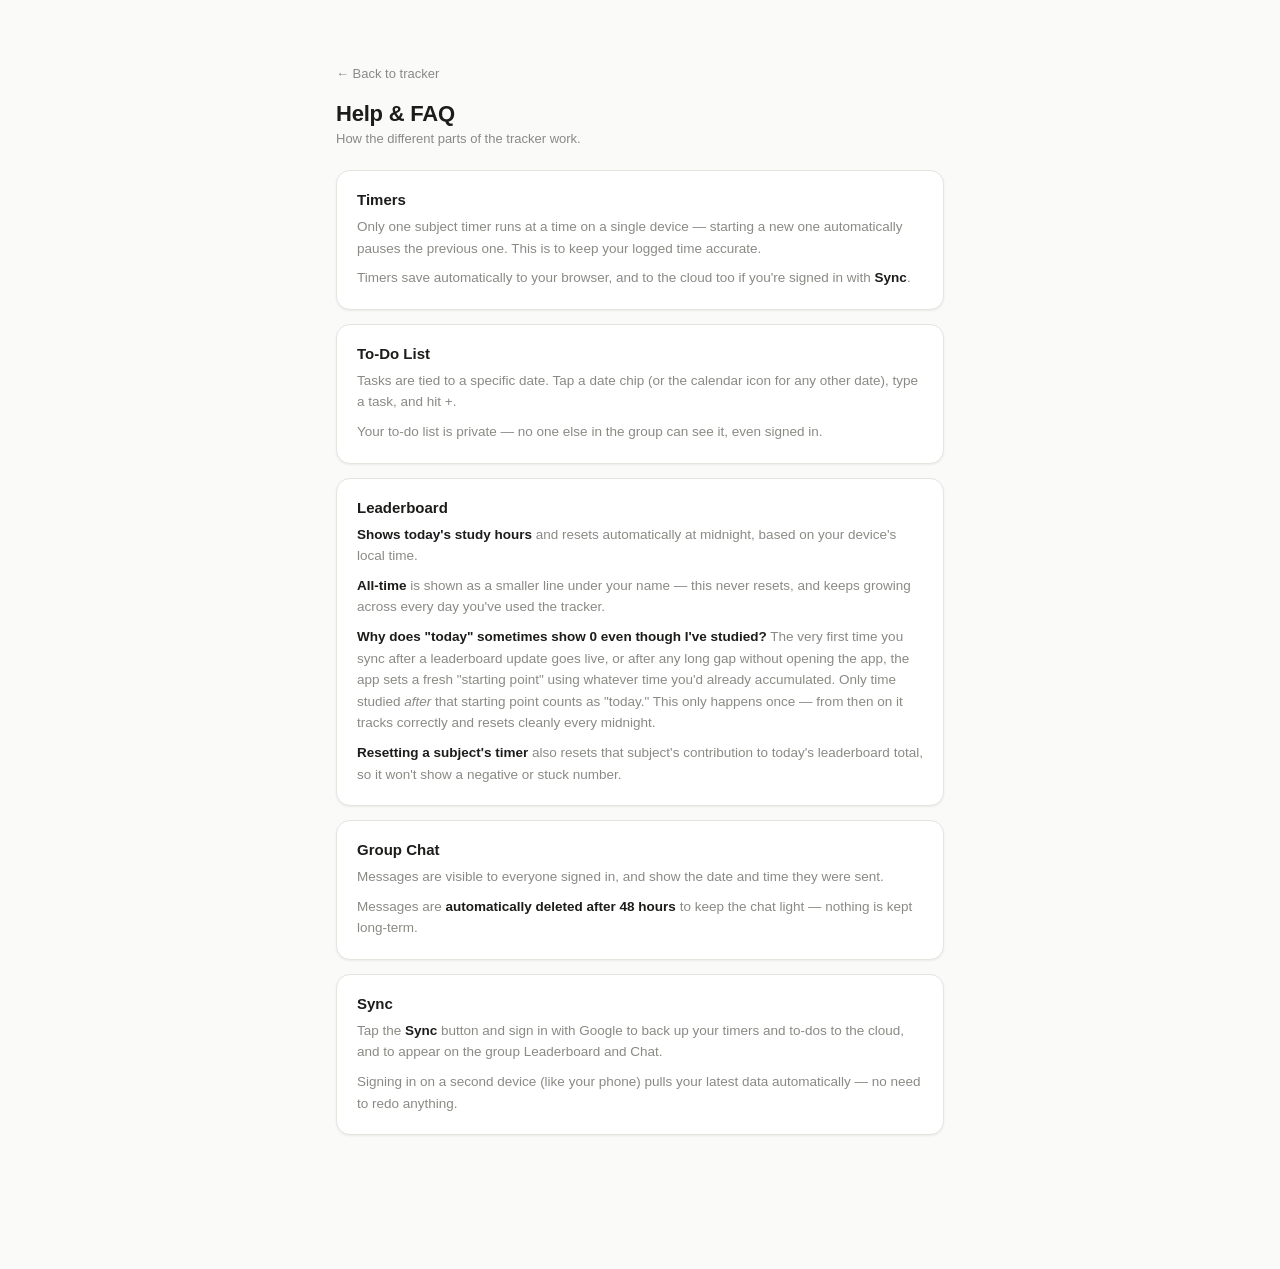
<file: help.html>
<!DOCTYPE html>
<html lang="en">
<head>
<meta charset="UTF-8">
<meta name="viewport" content="width=device-width, initial-scale=1.0, maximum-scale=1.0">
<title>Help - JEE Study Tracker</title>
<link rel="stylesheet" href="style.css">
<script>
  (function(){
    var saved = localStorage.getItem('jee-tracker-theme');
    var theme = saved || (window.matchMedia && window.matchMedia('(prefers-color-scheme: dark)').matches ? 'dark' : 'light');
    document.documentElement.setAttribute('data-theme', theme);
  })();
</script>
<style>
  .help-wrap{max-width:640px; margin:0 auto; padding:32px 16px 60px;}
  .help-back{
    display:inline-flex; align-items:center; gap:6px;
    font-size:13px; color:var(--muted);
    text-decoration:none;
    margin-bottom:20px;
  }
  .help-card{
    background:var(--card);
    border:1px solid var(--border);
    border-radius:14px;
    padding:20px;
    box-shadow:var(--shadow);
    margin-bottom:14px;
  }
  .help-card h2{font-size:15px; font-weight:700; margin-bottom:8px;}
  .help-card p{font-size:13.5px; color:var(--muted); line-height:1.6; margin-bottom:8px;}
  .help-card p:last-child{margin-bottom:0;}
  .help-card strong{color:var(--text);}
</style>
</head>
<body>
<div class="help-wrap">
  <a href="index.html" class="help-back">&larr; Back to tracker</a>
  <header style="margin-bottom:24px;">
    <h1 style="font-size:22px; font-weight:600; letter-spacing:-0.01em;">Help &amp; FAQ</h1>
    <div class="sub">How the different parts of the tracker work.</div>
  </header>

  <div class="help-card">
    <h2>Timers</h2>
    <p>Only one subject timer runs at a time on a single device &mdash; starting a new one automatically pauses the previous one. This is to keep your logged time accurate.</p>
    <p>Timers save automatically to your browser, and to the cloud too if you're signed in with <strong>Sync</strong>.</p>
  </div>

  <div class="help-card">
    <h2>To-Do List</h2>
    <p>Tasks are tied to a specific date. Tap a date chip (or the calendar icon for any other date), type a task, and hit +.</p>
    <p>Your to-do list is private &mdash; no one else in the group can see it, even signed in.</p>
  </div>

  <div class="help-card">
    <h2>Leaderboard</h2>
    <p><strong>Shows today's study hours</strong> and resets automatically at midnight, based on your device's local time.</p>
    <p><strong>All-time</strong> is shown as a smaller line under your name &mdash; this never resets, and keeps growing across every day you've used the tracker.</p>
    <p><strong>Why does "today" sometimes show 0 even though I've studied?</strong> The very first time you sync after a leaderboard update goes live, or after any long gap without opening the app, the app sets a fresh "starting point" using whatever time you'd already accumulated. Only time studied <em>after</em> that starting point counts as "today." This only happens once &mdash; from then on it tracks correctly and resets cleanly every midnight.</p>
    <p><strong>Resetting a subject's timer</strong> also resets that subject's contribution to today's leaderboard total, so it won't show a negative or stuck number.</p>
  </div>

  <div class="help-card">
    <h2>Group Chat</h2>
    <p>Messages are visible to everyone signed in, and show the date and time they were sent.</p>
    <p>Messages are <strong>automatically deleted after 48 hours</strong> to keep the chat light &mdash; nothing is kept long-term.</p>
  </div>

  <div class="help-card">
    <h2>Sync</h2>
    <p>Tap the <strong>Sync</strong> button and sign in with Google to back up your timers and to-dos to the cloud, and to appear on the group Leaderboard and Chat.</p>
    <p>Signing in on a second device (like your phone) pulls your latest data automatically &mdash; no need to redo anything.</p>
  </div>
</div>
</body>
</html>
</file>
<file: style.css>
:root{
  --bg:#fafaf9;
  --card:#ffffff;
  --border:#e5e5e0;
  --text:#1c1c1a;
  --muted:#8a8a85;
  --physics:#3b6ea5;
  --chemistry:#3f8f6d;
  --math:#a5673b;
  --shadow: 0 1px 3px rgba(0,0,0,0.04), 0 1px 2px rgba(0,0,0,0.03);
  --toggle-bg:#efefec;
}

html[data-theme="dark"]{
  --bg:#0f0f0e;
  --card:#1a1a19;
  --border:#2c2c2a;
  --text:#f0f0ee;
  --muted:#8f8f8a;
  --physics:#6ea3e0;
  --chemistry:#6fc79b;
  --math:#e0a06e;
  --shadow: 0 1px 3px rgba(0,0,0,0.3), 0 1px 2px rgba(0,0,0,0.24);
  --toggle-bg:#242422;
}

*{box-sizing:border-box; margin:0; padding:0;}
html{-webkit-text-size-adjust:100%;}
body{
  font-family: -apple-system, BlinkMacSystemFont, "Segoe UI", sans-serif;
  background:var(--bg);
  color:var(--text);
  min-height:100vh;
  padding:32px 16px 60px;
  transition:background .2s ease, color .2s ease;
}
.wrap{max-width:640px; margin:0 auto;}

header{margin-bottom:28px;}
.header-row{display:flex; justify-content:space-between; align-items:flex-start; gap:12px;}
h1{font-size:22px; font-weight:600; letter-spacing:-0.01em;}
.sub{color:var(--muted); font-size:13px; margin-top:4px;}

.header-actions{display:flex; gap:8px; flex-shrink:0;}

.cloud-sync-btn{
  -webkit-appearance:none;
  appearance:none;
  display:flex; align-items:center; gap:6px;
  height:40px;
  padding:0 12px;
  border-radius:10px;
  border:1.5px solid var(--border);
  background:var(--toggle-bg);
  color:var(--muted);
  font-size:12px;
  font-weight:600;
  font-family:inherit;
  cursor:pointer;
  transition:background .15s ease, color .15s ease, transform .1s ease;
}
.cloud-sync-btn svg{width:16px; height:16px; flex-shrink:0;}
.cloud-sync-btn:hover{background:var(--border);}
.cloud-sync-btn:active{transform:scale(0.96);}
.cloud-sync-btn.signed-in{
  color:var(--chemistry);
  border-color:var(--chemistry);
}

.theme-toggle{
  -webkit-appearance:none;
  appearance:none;
  flex-shrink:0;
  width:40px; height:40px;
  border-radius:10px;
  border:1.5px solid var(--border);
  background:var(--toggle-bg);
  color:var(--text);
  display:flex; align-items:center; justify-content:center;
  cursor:pointer;
  transition:opacity .15s ease, transform .1s ease, background .15s ease;
  outline:none;
}
.theme-toggle svg{
  width:19px; height:19px;
  min-width:19px; min-height:19px;
  display:block;
  flex-shrink:0;
  overflow:visible;
  color:var(--text);
}
.theme-toggle svg circle{
  fill:var(--text);
}
.theme-toggle svg line{
  fill:none;
  stroke:var(--text);
}
.theme-toggle svg path{
  fill:var(--text);
  stroke:none;
}
.theme-toggle:hover{background:var(--border);}
.theme-toggle:active{transform:scale(0.94);}
.theme-toggle:focus-visible{outline:2px solid var(--text); outline-offset:2px;}

.cards{display:flex; flex-direction:column; gap:12px;}
.card{
  background:var(--card);
  border:1px solid var(--border);
  border-radius:14px;
  padding:20px;
  box-shadow:var(--shadow);
  transition:background .2s ease, border-color .2s ease;
}
.card-top{display:flex; justify-content:space-between; align-items:center;}
.subject{display:flex; align-items:center; gap:10px;}
.dot{width:9px; height:9px; border-radius:50%; flex-shrink:0;}
.physics .dot{background:var(--physics);}
.chemistry .dot{background:var(--chemistry);}
.math .dot{background:var(--math);}
.subject-name{font-size:15px; font-weight:600;}
.total{font-size:12px; color:var(--muted);}
.timer-row{display:flex; align-items:baseline; justify-content:space-between; margin-top:16px; gap:10px; flex-wrap:wrap;}
.time{font-size:34px; font-variant-numeric:tabular-nums; font-weight:600; letter-spacing:-0.02em;}
.btns{display:flex; gap:8px;}
button{
  border:none;
  border-radius:8px;
  padding:9px 16px;
  font-size:13px;
  font-weight:600;
  cursor:pointer;
  transition:opacity .15s ease, transform .1s ease;
  font-family:inherit;
}
button:active{transform:scale(0.97);}
.start{background:var(--text); color:var(--bg);}
.pause{background:var(--toggle-bg); color:var(--text);}
.reset{background:transparent; color:var(--muted); padding:9px 10px;}
.reset:hover{color:#b3413b;}

.physics.running .card{box-shadow: 0 0 0 1.5px var(--physics), var(--shadow); border-color:transparent;}
.chemistry.running .card{box-shadow: 0 0 0 1.5px var(--chemistry), var(--shadow); border-color:transparent;}
.math.running .card{box-shadow: 0 0 0 1.5px var(--math), var(--shadow); border-color:transparent;}

.grand{
  margin-top:20px;
  background:var(--card);
  border:1px solid var(--border);
  border-radius:14px;
  padding:16px 20px;
  display:flex; justify-content:space-between; align-items:center;
  box-shadow:var(--shadow);
}
.grand .label{font-size:13px; color:var(--muted); font-weight:600;}
.grand .val{font-size:18px; font-weight:700; font-variant-numeric:tabular-nums;}

.save-note{font-size:11px; color:var(--muted); text-align:center; margin-top:10px; opacity:0; transition:opacity .3s ease;}
.save-note.show{opacity:1;}

/* To-Do List */
.todo-section{margin-top:28px;}
.todo-header{margin-bottom:12px;}
.todo-header h2{font-size:17px; font-weight:600; letter-spacing:-0.01em;}

.date-strip-wrap{
  display:flex;
  align-items:center;
  gap:8px;
  margin-bottom:12px;
}
.date-strip{
  display:flex;
  gap:8px;
  overflow-x:auto;
  scrollbar-width:none;
  flex:1;
  padding-bottom:2px;
}
.date-strip::-webkit-scrollbar{display:none;}
.date-chip{
  flex-shrink:0;
  display:flex;
  flex-direction:column;
  align-items:center;
  justify-content:center;
  gap:2px;
  width:52px;
  padding:8px 4px;
  border-radius:12px;
  border:1.5px solid var(--border);
  background:var(--card);
  color:var(--text);
  cursor:pointer;
  -webkit-appearance:none;
  appearance:none;
  font-family:inherit;
  transition:background .15s ease, border-color .15s ease, transform .1s ease;
}
.date-chip:active{transform:scale(0.95);}
.date-chip .dow{font-size:10px; color:var(--muted); text-transform:uppercase; letter-spacing:0.03em;}
.date-chip .dom{font-size:16px; font-weight:700;}
.date-chip.selected{
  background:var(--text);
  border-color:var(--text);
}
.date-chip.selected .dow{color:var(--bg); opacity:0.7;}
.date-chip.selected .dom{color:var(--bg);}

.custom-date-btn{
  position:relative;
  flex-shrink:0;
  width:44px; height:44px;
  border-radius:12px;
  border:1.5px solid var(--border);
  background:var(--card);
  color:var(--text);
  display:flex; align-items:center; justify-content:center;
  cursor:pointer;
  -webkit-appearance:none;
  appearance:none;
}
.custom-date-btn svg{width:19px; height:19px; fill:var(--text); pointer-events:none;}
.custom-date-input-hidden{
  position:absolute;
  width:1px; height:1px;
  opacity:0;
  pointer-events:none;
}

.add-task-row{display:flex; gap:8px; margin-bottom:10px; align-items:center;}
.selected-date-label{
  font-size:12px;
  color:var(--muted);
  font-weight:600;
}
.new-task-input{
  flex:1;
  border:1px solid var(--border);
  background:var(--card);
  color:var(--text);
  border-radius:10px;
  padding:11px 14px;
  font-size:14px;
  font-family:inherit;
}
.new-task-input:focus{outline:none; border-color:var(--muted);}
.new-task-input::placeholder{color:var(--muted);}
.add-task-btn{
  -webkit-appearance:none;
  appearance:none;
  width:44px; height:44px;
  flex-shrink:0;
  border:none;
  border-radius:10px;
  background:var(--text);
  color:var(--bg);
  font-size:22px;
  font-weight:600;
  line-height:1;
  cursor:pointer;
  display:flex; align-items:center; justify-content:center;
  transition:transform .1s ease, opacity .15s ease;
}
.add-task-btn:active{transform:scale(0.94);}

.todo-days{display:flex; flex-direction:column; gap:12px;}
.todo-day{
  background:var(--card);
  border:1px solid var(--border);
  border-radius:14px;
  padding:16px 18px;
  box-shadow:var(--shadow);
}
.todo-day-header{
  display:flex; justify-content:space-between; align-items:center;
  margin-bottom:10px;
}
.todo-day-title{font-size:14px; font-weight:600;}
.todo-day-count{font-size:11px; color:var(--muted);}
.todo-list{display:flex; flex-direction:column; gap:8px;}
.todo-item{
  display:flex; align-items:center; gap:10px;
  padding:8px 0;
  border-bottom:1px solid var(--border);
}
.todo-item:last-child{border-bottom:none; padding-bottom:0;}
.todo-checkbox{
  width:18px; height:18px;
  flex-shrink:0;
  border-radius:5px;
  border:1.5px solid var(--muted);
  background:transparent;
  cursor:pointer;
  display:flex; align-items:center; justify-content:center;
  -webkit-appearance:none;
  appearance:none;
}
.todo-checkbox.checked{
  background:var(--text);
  border-color:var(--text);
}
.todo-checkbox.checked::after{
  content:'';
  width:5px; height:9px;
  border:solid var(--bg);
  border-width:0 2px 2px 0;
  transform:rotate(45deg) translate(-1px,-1px);
}
.todo-text{
  flex:1;
  font-size:14px;
  word-break:break-word;
}
.todo-text.done{
  text-decoration:line-through;
  color:var(--muted);
}
.todo-delete{
  background:transparent;
  border:none;
  color:var(--muted);
  font-size:16px;
  cursor:pointer;
  padding:4px 6px;
  line-height:1;
  flex-shrink:0;
}
.todo-delete:hover{color:#b3413b;}
.todo-empty{
  color:var(--muted);
  font-size:13px;
  text-align:center;
  padding:20px 0;
}

/* Leaderboard */
.leaderboard-section{margin-top:28px;}
.leaderboard-list{display:flex; flex-direction:column; gap:8px;}
.lb-row{
  display:flex; align-items:center; gap:12px;
  background:var(--card);
  border:1px solid var(--border);
  border-radius:12px;
  padding:12px 14px;
  box-shadow:var(--shadow);
}
.lb-rank{
  width:22px; text-align:center;
  font-size:13px; font-weight:700; color:var(--muted);
  flex-shrink:0;
}
.lb-avatar{
  width:32px; height:32px; border-radius:50%;
  flex-shrink:0;
  background:var(--toggle-bg);
  object-fit:cover;
}
.lb-info{flex:1; min-width:0;}
.lb-name{font-size:14px; font-weight:600; white-space:nowrap; overflow:hidden; text-overflow:ellipsis;}
.lb-breakdown{font-size:11px; color:var(--muted); margin-top:2px;}
.lb-alltime{font-size:10.5px; color:var(--muted); margin-top:1px; opacity:0.75;}
.lb-total{font-size:15px; font-weight:700; font-variant-numeric:tabular-nums; flex-shrink:0;}
.lb-you{border-color:var(--text);}

/* Chat */
.chat-section{margin-top:28px;}
.chat-messages{
  display:flex; flex-direction:column; gap:10px;
  background:var(--card);
  border:1px solid var(--border);
  border-radius:14px;
  padding:14px;
  height:320px;
  overflow-y:auto;
  box-shadow:var(--shadow);
  margin-bottom:10px;
}
.chat-msg{display:flex; gap:8px; align-items:flex-start;}
.chat-msg-avatar{width:26px; height:26px; border-radius:50%; flex-shrink:0; background:var(--toggle-bg); object-fit:cover;}
.chat-msg-body{flex:1; min-width:0;}
.chat-msg-name{font-size:11.5px; font-weight:700; color:var(--muted); margin-bottom:2px;}
.chat-msg-text{
  font-size:14px;
  background:var(--toggle-bg);
  border-radius:10px;
  padding:8px 11px;
  display:inline-block;
  word-break:break-word;
  max-width:100%;
}
.chat-msg-time{
  font-size:10px;
  color:var(--muted);
  margin-top:3px;
}
.chat-msg-delete{
  background:transparent;
  border:none;
  color:var(--muted);
  font-size:15px;
  cursor:pointer;
  padding:2px 6px;
  line-height:1;
  flex-shrink:0;
  align-self:flex-start;
}
.chat-msg-delete:hover{color:#b3413b;}
.chat-date-divider{
  display:flex;
  align-items:center;
  justify-content:center;
  margin:6px 0;
}
.chat-date-divider span{
  font-size:11px;
  color:var(--muted);
  background:var(--bg);
  border:1px solid var(--border);
  border-radius:20px;
  padding:3px 12px;
}
.chat-msg.own .chat-msg-text{background:var(--text); color:var(--bg);}
.chat-msg.own{flex-direction:row-reverse;}
.chat-msg.own .chat-msg-body{text-align:right;}
.chat-empty{color:var(--muted); font-size:13px; text-align:center; margin:auto;}

.chat-input-row{display:flex; gap:8px;}
.chat-input{
  flex:1;
  border:1px solid var(--border);
  background:var(--card);
  color:var(--text);
  border-radius:10px;
  padding:11px 14px;
  font-size:14px;
  font-family:inherit;
}
.chat-input:disabled{opacity:0.6;}
.chat-input:focus{outline:none; border-color:var(--muted);}
.chat-send-btn{
  -webkit-appearance:none;
  appearance:none;
  border:none;
  border-radius:10px;
  padding:0 18px;
  background:var(--text);
  color:var(--bg);
  font-size:13px;
  font-weight:700;
  font-family:inherit;
  cursor:pointer;
}
.chat-send-btn:disabled{opacity:0.5; cursor:not-allowed;}
.chat-note{
  font-size:11px;
  color:var(--muted);
  text-align:center;
  margin-top:8px;
}

footer{margin-top:28px; text-align:center;}
.brand-link{display:inline-flex; opacity:0.85; transition:opacity .15s ease, transform .1s ease;}
.brand-link:hover{opacity:1;}
.brand-link:active{transform:scale(0.95);}
.brand-logo{width:34px; height:34px; border-radius:8px; display:block;}
.footer-text{color:var(--muted); font-size:12px; margin-top:10px;}

/* Mobile */
@media (max-width: 480px){
  body{padding:20px 12px 48px;}
  h1{font-size:19px;}
  .time{font-size:28px;}
  .card{padding:16px;}
  .timer-row{flex-direction:column; align-items:stretch;}
  .btns{justify-content:space-between;}
  button{flex:1;}
  .reset{flex:0 0 auto;}
  .grand{padding:14px 16px; flex-direction:column; align-items:flex-start; gap:4px;}
  .header-row{flex-wrap:wrap;}
  .cloud-sync-btn{padding:0 10px; font-size:11px;}
  .theme-toggle, .cloud-sync-btn{height:36px;}
}
</file>
